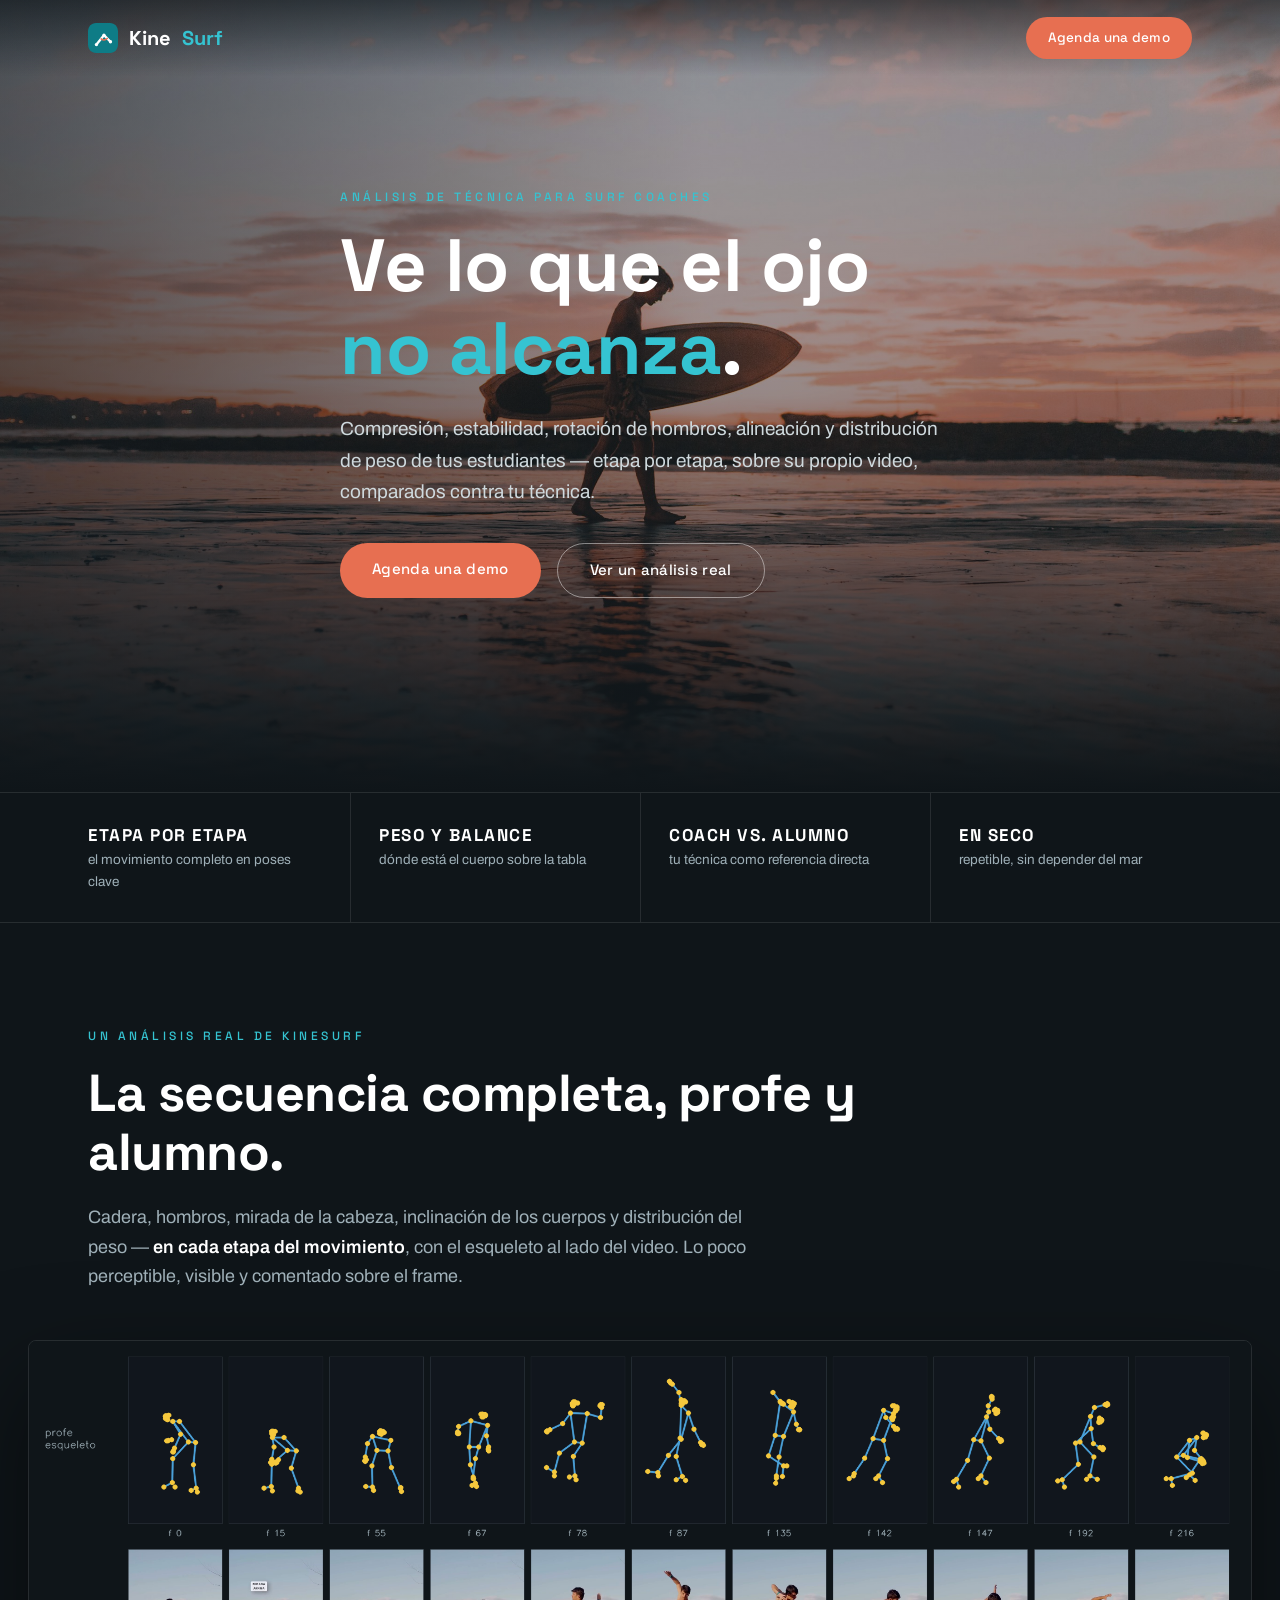
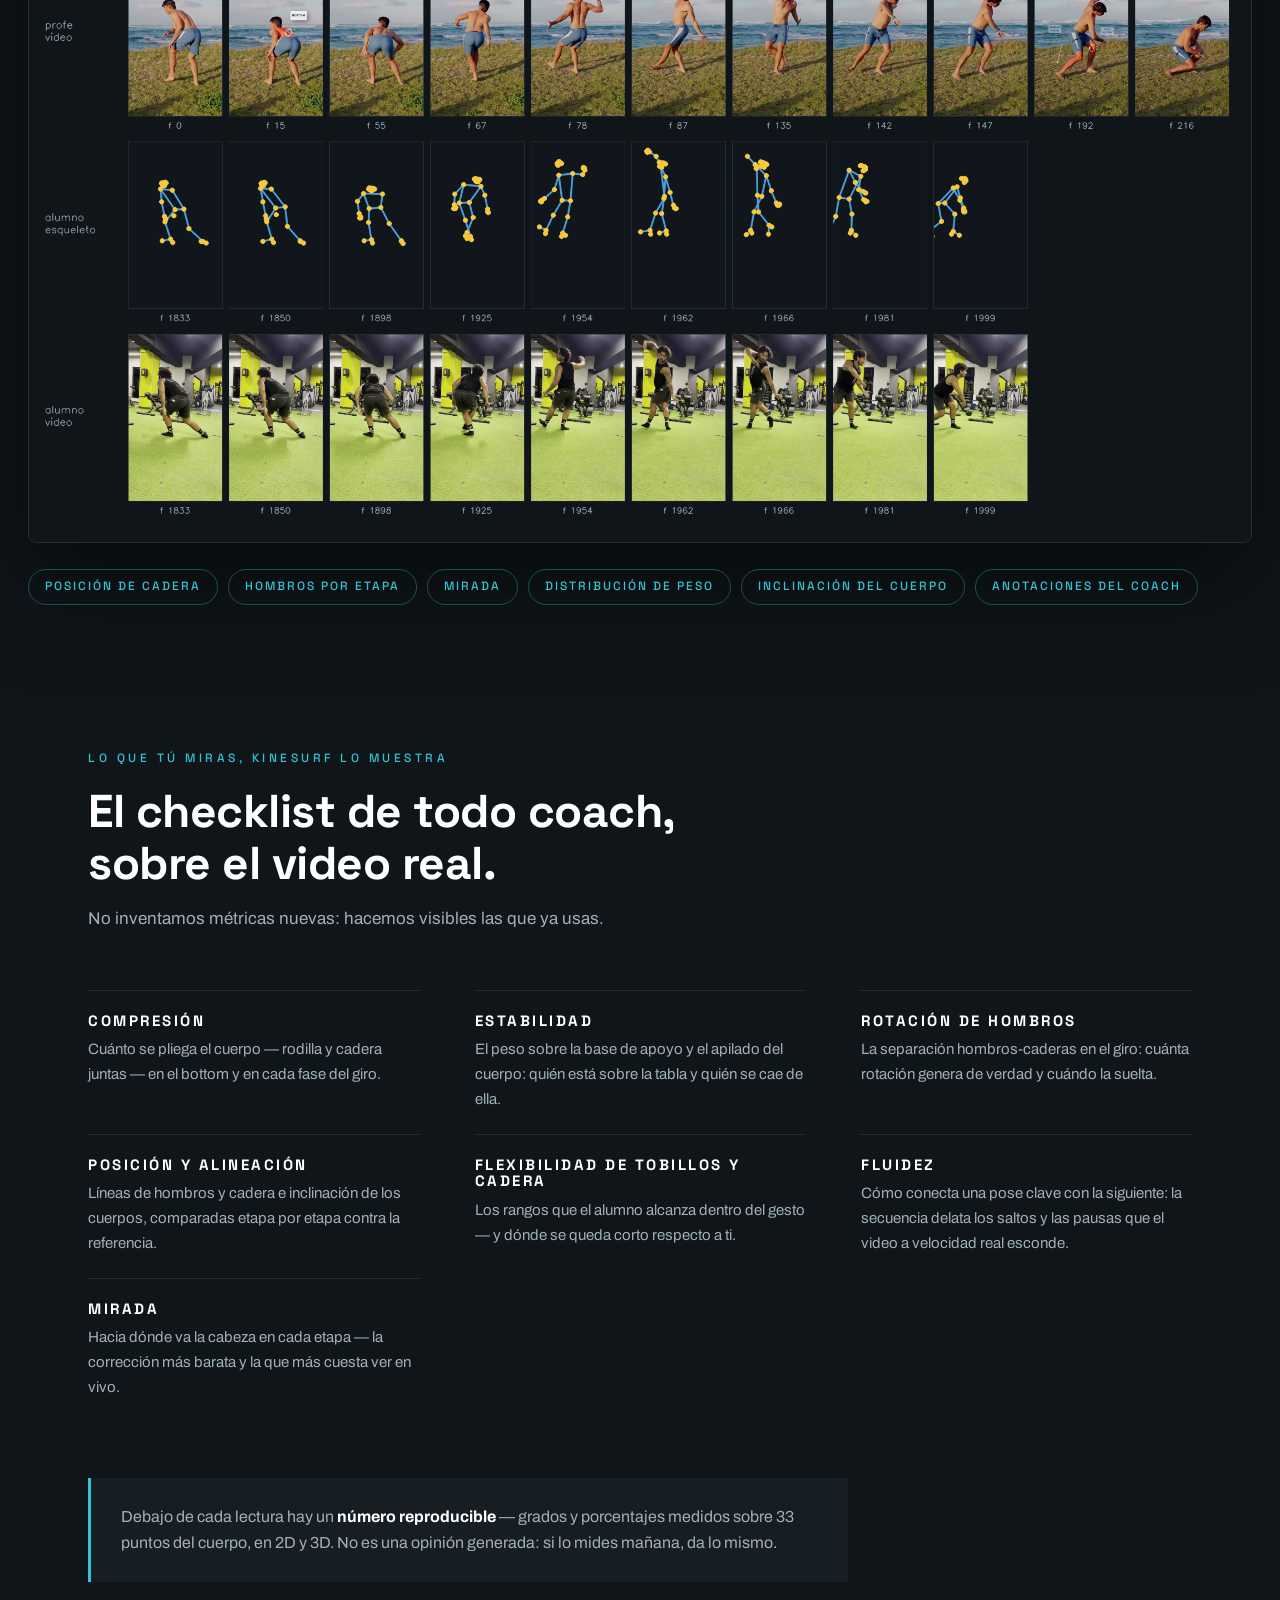
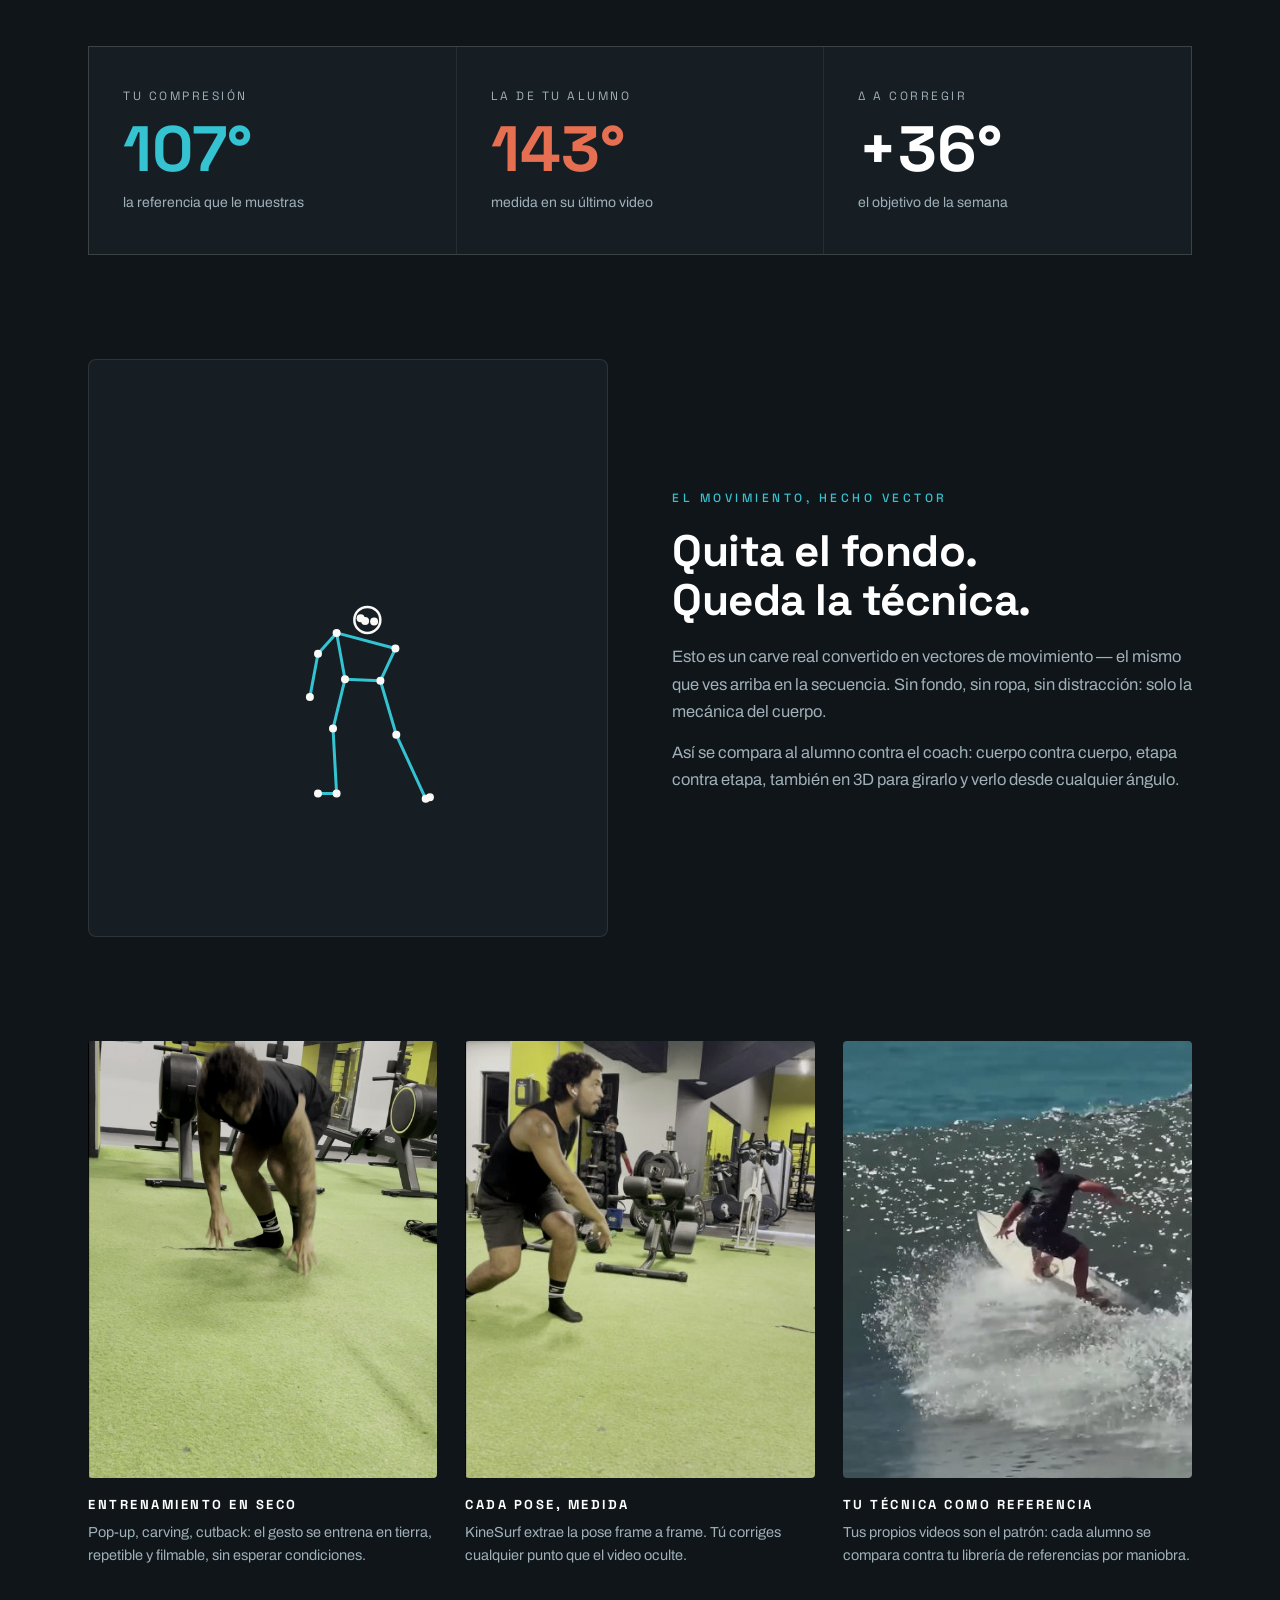
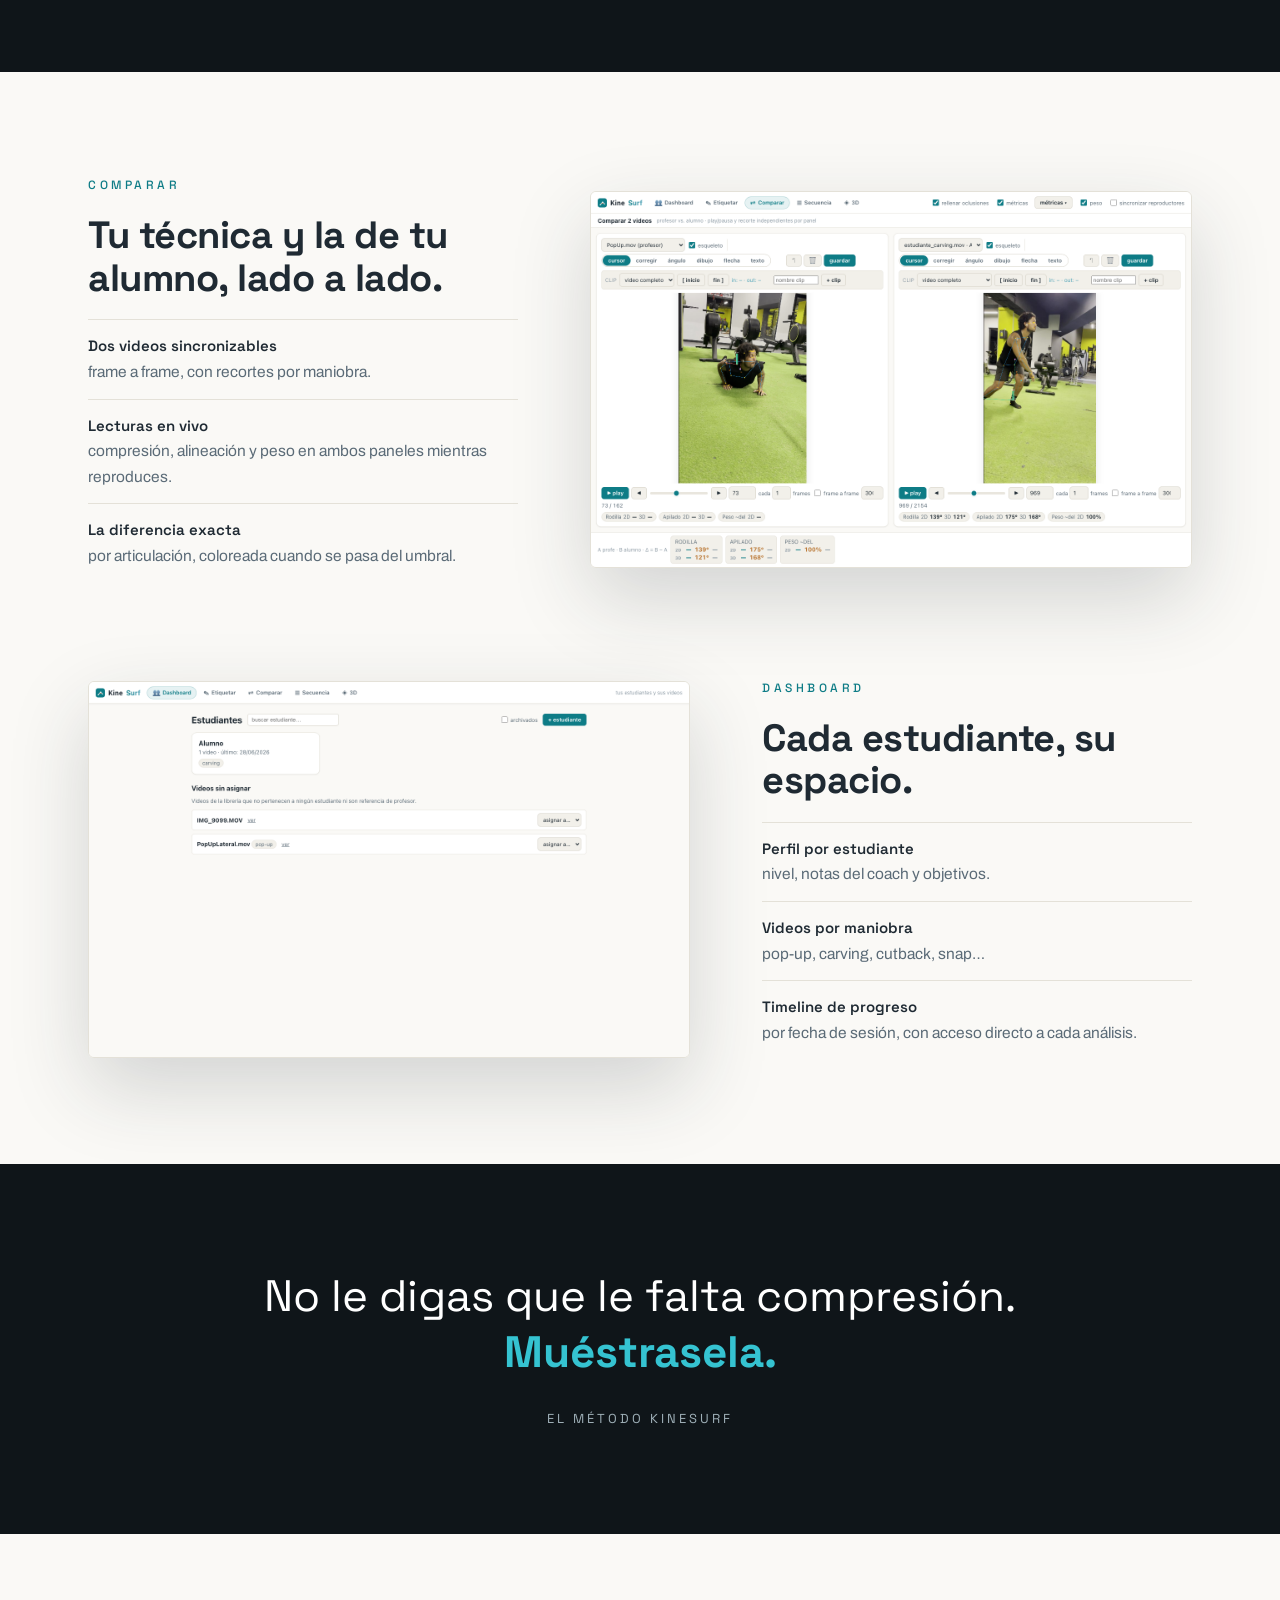
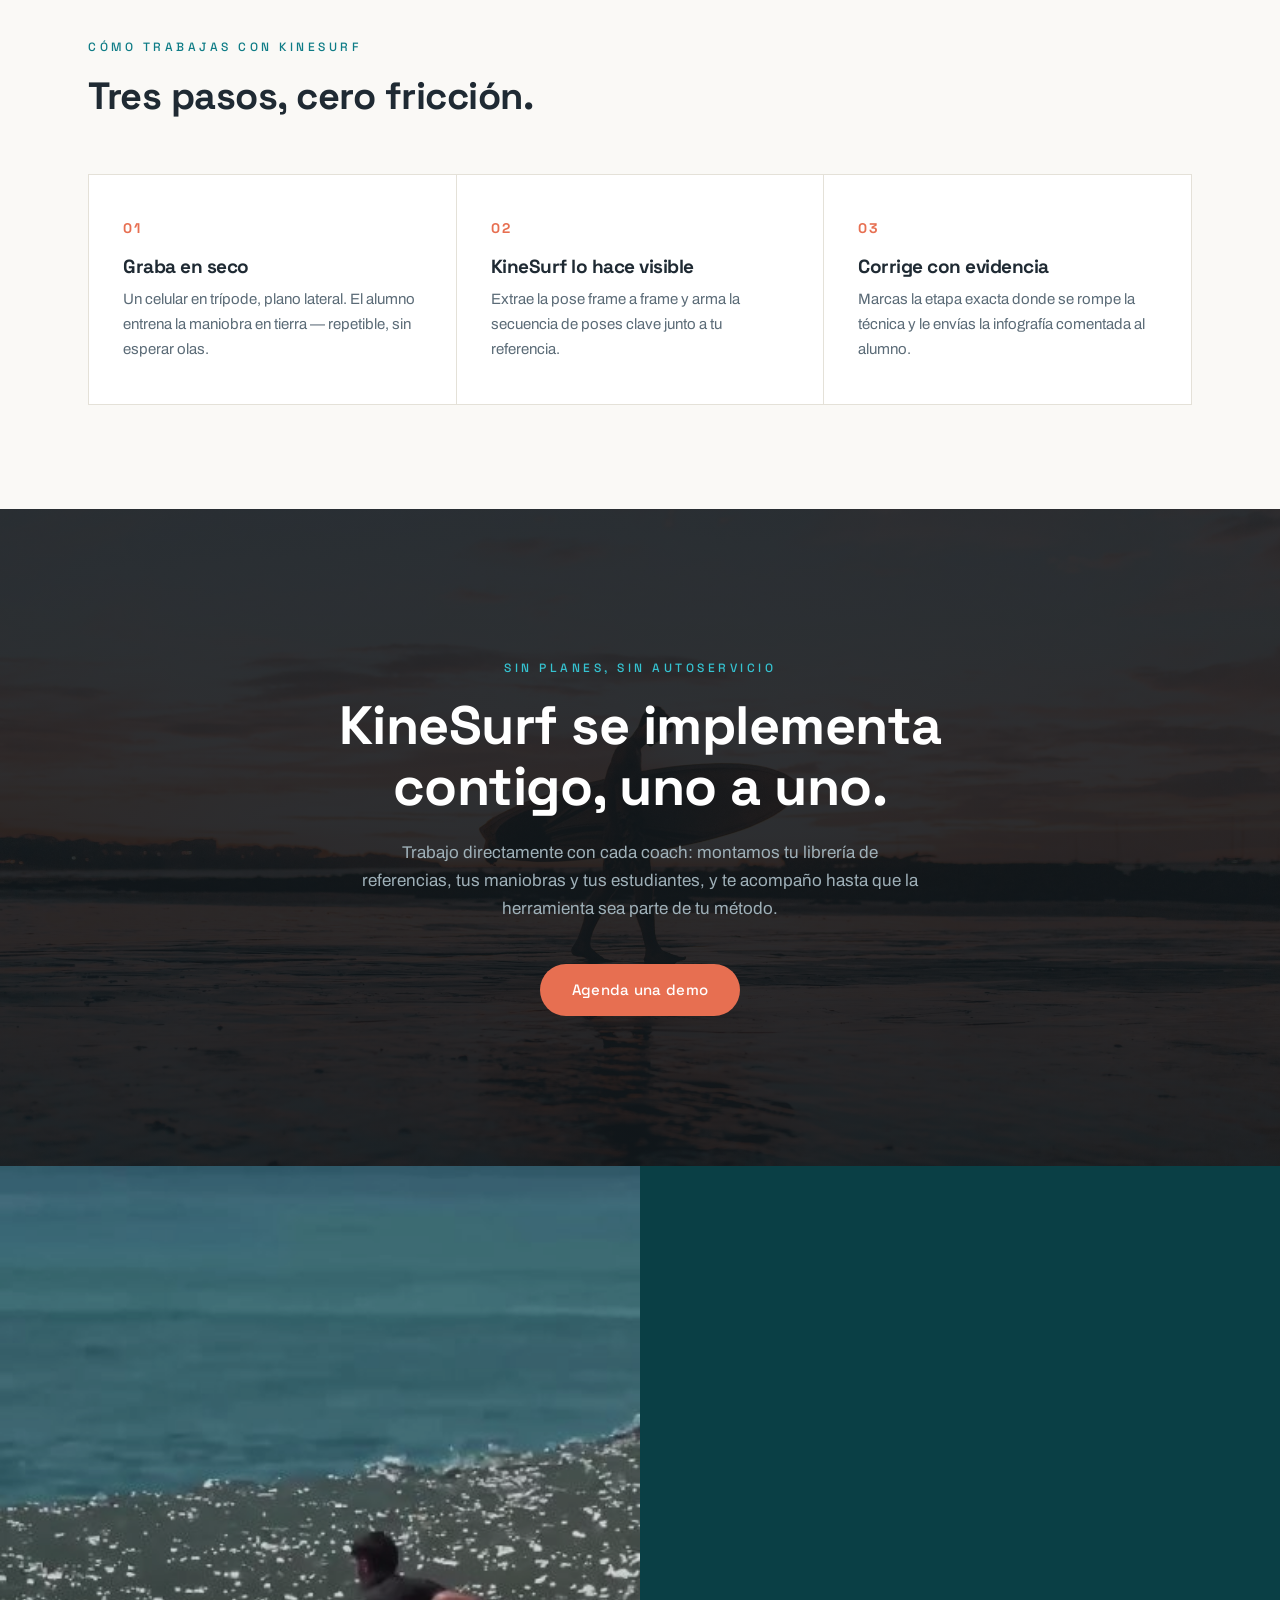
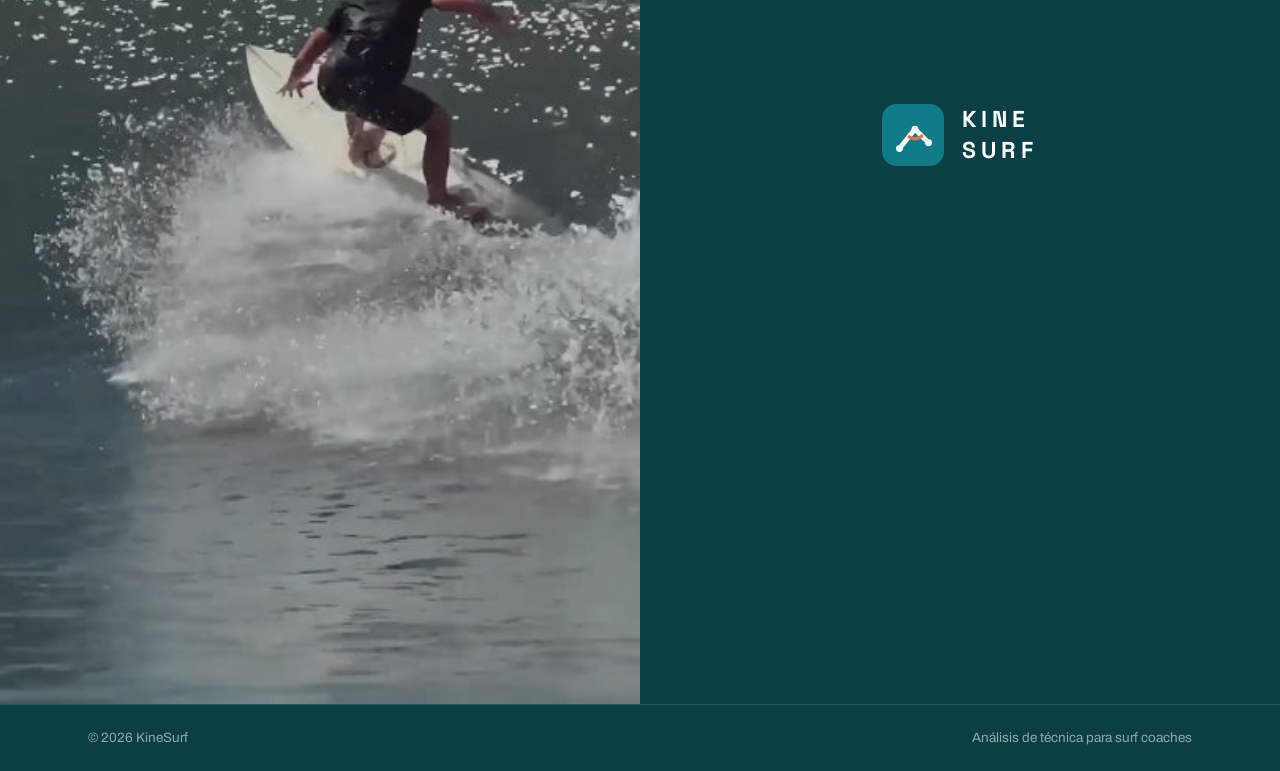
<file: landing/index.html>
<!DOCTYPE html>
<html lang="es">
<head>
  <meta charset="utf-8">
  <meta name="viewport" content="width=device-width, initial-scale=1">
  <title>KineSurf — Análisis de técnica para surf coaches</title>
  <meta name="description" content="KineSurf muestra la compresión, estabilidad, rotación y alineación de tus estudiantes de surf — etapa por etapa, sobre su propio video. Comparados contra tu técnica.">
  <link rel="icon" href="assets/logo.svg" type="image/svg+xml">
  <link rel="preconnect" href="https://fonts.googleapis.com">
  <link rel="preconnect" href="https://fonts.gstatic.com" crossorigin>
  <link href="https://fonts.googleapis.com/css2?family=Space+Grotesk:wght@400;500;700&family=Archivo:wght@400;500;600&display=swap" rel="stylesheet">
  <style>
    :root {
      --ink: #0f1519; --ink-2: #161e24;
      --cream: #faf9f6;
      --border-dark: rgba(255,255,255,.10);
      --border-light: #e4e1d8;
      --text-on-dark: #eef1f2; --muted-on-dark: #9fb0b8;
      --text: #1f2a33; --muted: #5b6b77;
      --teal: #0e7c86; --teal-bright: #35c3d1;
      --coral: #e76f51;
      --head: "Space Grotesk", -apple-system, sans-serif;
      --body: "Archivo", -apple-system, sans-serif;
    }
    * { box-sizing: border-box; margin: 0; }
    html { scroll-behavior: smooth; }
    body { font-family: var(--body); background: var(--ink); color: var(--text-on-dark); line-height: 1.65; }
    .wrap { max-width: 1160px; margin: 0 auto; padding: 0 28px; }
    img { max-width: 100%; display: block; }
    h1, h2, h3 { font-family: var(--head); line-height: 1.12; font-weight: 700; letter-spacing: -.5px; }
    .kicker { font-family: var(--head); font-weight: 500; text-transform: uppercase; letter-spacing: 3.5px; font-size: 12px; color: var(--teal-bright); margin-bottom: 18px; }
    .light .kicker { color: var(--teal); }
    .btn { display: inline-block; font-family: var(--head); font-weight: 500; font-size: 15px; padding: 14px 32px; border-radius: 999px; text-decoration: none; letter-spacing: .3px; transition: all .18s; }
    .btn-solid { background: var(--coral); color: #fff; }
    .btn-solid:hover { background: #d85c3e; transform: translateY(-1px); }
    .btn-line { color: #fff; border: 1px solid rgba(255,255,255,.45); }
    .btn-line:hover { border-color: #fff; background: rgba(255,255,255,.08); }

    /* header */
    header { position: fixed; inset: 0 0 auto; z-index: 20; }
    header .scrim { position: absolute; inset: 0; background: linear-gradient(rgba(10,14,17,.6), transparent); pointer-events: none; }
    .nav { display: flex; align-items: center; height: 76px; position: relative; }
    .brand { display: flex; align-items: center; gap: 11px; font-family: var(--head); font-weight: 700; font-size: 20px; color: #fff; text-decoration: none; }
    .brand img { width: 30px; height: 30px; border-radius: 8px; }
    .brand .accent { color: var(--teal-bright); }
    .nav .grow { flex: 1; }
    .nav .btn { padding: 10px 22px; font-size: 13.5px; }

    /* hero */
    .hero { position: relative; min-height: 88vh; display: flex; align-items: flex-end; overflow: hidden; }
    .hero .bg { position: absolute; inset: 0; }
    .hero .bg img { width: 100%; height: 100%; object-fit: cover; object-position: 50% 62%; }
    .hero .bg::after { content: ""; position: absolute; inset: 0;
      background: linear-gradient(180deg, rgba(15,21,25,.25) 0%, rgba(15,21,25,.45) 55%, var(--ink) 100%),
                  linear-gradient(90deg, rgba(15,21,25,.5) 0%, transparent 55%); }
    .hero .inner { position: relative; padding: 0 0 90px; }
    .hero h1 { font-size: clamp(40px, 6vw, 74px); max-width: 800px; color: #fff; margin-bottom: 22px; }
    .hero h1 em { font-style: normal; color: var(--teal-bright); }
    .hero p { font-size: clamp(16px, 1.8vw, 19px); color: #cfd9dd; max-width: 600px; margin-bottom: 36px; }
    .hero .ctas { display: flex; gap: 16px; flex-wrap: wrap; }

    /* strip */
    .strip { border-top: 1px solid var(--border-dark); border-bottom: 1px solid var(--border-dark); }
    .strip .wrap { display: grid; grid-template-columns: repeat(auto-fit, minmax(200px, 1fr)); padding: 0; }
    .strip .cell { padding: 28px; border-left: 1px solid var(--border-dark); }
    .strip .cell:first-child { border-left: 0; }
    .strip .n { font-family: var(--head); font-weight: 700; font-size: 17px; color: #fff; text-transform: uppercase; letter-spacing: 1.5px; }
    .strip .l { font-size: 13.5px; color: var(--muted-on-dark); }

    section { padding: 104px 0; }

    /* secuencia central */
    .seq h2 { font-size: clamp(30px, 4.4vw, 52px); color: #fff; max-width: 820px; margin-bottom: 22px; }
    .seq .sub { color: var(--muted-on-dark); font-size: 18px; max-width: 680px; margin-bottom: 12px; }
    .seq .sub strong { color: #fff; font-weight: 600; }
    .seq-board { margin-top: 48px; border: 1px solid var(--border-dark); border-radius: 8px; overflow: hidden; box-shadow: 0 40px 100px rgba(0,0,0,.5); }
    .seq-tags { display: flex; gap: 10px; flex-wrap: wrap; margin-top: 26px; }
    .tag { font-family: var(--head); font-size: 12px; font-weight: 500; text-transform: uppercase; letter-spacing: 2px; color: var(--teal-bright); border: 1px solid rgba(53,195,209,.35); border-radius: 999px; padding: 7px 16px; }

    /* lo que miras */
    .looks h2 { font-size: clamp(28px, 4vw, 46px); color: #fff; max-width: 720px; margin-bottom: 16px; }
    .looks .sub { color: var(--muted-on-dark); font-size: 17px; max-width: 620px; }
    .look-grid { display: grid; grid-template-columns: repeat(auto-fit, minmax(300px, 1fr)); gap: 0 56px; margin-top: 56px; }
    .look { padding: 22px 0; border-top: 1px solid var(--border-dark); }
    .look h3 { font-size: 15px; font-weight: 700; text-transform: uppercase; letter-spacing: 2.5px; color: #fff; margin-bottom: 8px; }
    .look p { color: var(--muted-on-dark); font-size: 15px; }
    .proof { margin-top: 56px; padding: 26px 30px; border-left: 3px solid var(--teal-bright); background: var(--ink-2); color: var(--muted-on-dark); font-size: 16px; max-width: 760px; }
    .proof strong { color: #fff; }

    /* deltas */
    .deltas { display: grid; grid-template-columns: repeat(3, 1fr); gap: 1px; background: var(--border-dark); border: 1px solid var(--border-dark); margin-top: 64px; }
    @media (max-width: 680px) { .deltas { grid-template-columns: 1fr; } }
    .delta { background: var(--ink-2); padding: 40px 34px; }
    .delta .who { font-family: var(--head); font-size: 12px; text-transform: uppercase; letter-spacing: 2.5px; color: var(--muted-on-dark); margin-bottom: 10px; }
    .delta .val { font-family: var(--head); font-weight: 700; font-size: clamp(46px, 5vw, 64px); color: #fff; line-height: 1; }
    .delta.teal .val { color: var(--teal-bright); }
    .delta.coral .val { color: var(--coral); }
    .delta .lbl { color: var(--muted-on-dark); font-size: 14px; margin-top: 10px; }

    /* vector vivo */
    .vector-split { display: grid; grid-template-columns: 1fr 1fr; gap: 64px; align-items: center; }
    @media (max-width: 820px) { .vector-split { grid-template-columns: 1fr; } }
    .vector-card { background: var(--ink-2); border: 1px solid var(--border-dark); border-radius: 8px; display: flex; align-items: center; justify-content: center; padding: 28px; }
    .vector-card canvas { display: block; }
    .vector-split h2 { font-size: clamp(28px, 3.8vw, 44px); color: #fff; margin-bottom: 18px; }
    .vector-split p { color: var(--muted-on-dark); font-size: 16.5px; margin-bottom: 14px; }

    /* photo cards */
    .photos { display: grid; grid-template-columns: repeat(3, 1fr); gap: 28px; }
    @media (max-width: 780px) { .photos { grid-template-columns: 1fr; } }
    .photo .im { aspect-ratio: 4 / 5; overflow: hidden; border-radius: 4px; }
    .photo .im img { width: 100%; height: 100%; object-fit: cover; filter: saturate(.72) contrast(1.05) brightness(.92); transition: transform .5s; }
    .photo:hover .im img { transform: scale(1.04); }
    .photo h3 { font-size: 13px; font-weight: 700; text-transform: uppercase; letter-spacing: 2.5px; color: #fff; margin: 20px 0 8px; }
    .photo p { color: var(--muted-on-dark); font-size: 14.5px; }

    /* light product */
    .light { background: var(--cream); color: var(--text); }
    .light h2 { color: var(--text); }
    .split { display: grid; grid-template-columns: 5fr 7fr; gap: 72px; align-items: center; }
    .split.rev { grid-template-columns: 7fr 5fr; }
    @media (max-width: 880px) { .split, .split.rev { grid-template-columns: 1fr; gap: 40px; } .split.rev .txt { order: -1; } }
    .split h2 { font-size: clamp(26px, 3.4vw, 38px); margin-bottom: 20px; }
    .split ul { list-style: none; padding: 0; margin-top: 8px; }
    .split li { padding: 14px 0; color: var(--muted); font-size: 15.5px; border-top: 1px solid var(--border-light); }
    .split li strong { color: var(--text); font-weight: 600; display: block; font-family: var(--head); font-size: 15px; }
    .shot { border-radius: 6px; overflow: hidden; box-shadow: 0 30px 80px rgba(31,42,51,.18); border: 1px solid var(--border-light); }
    .gap-top { margin-top: 96px; }

    /* quote */
    .quote { text-align: center; }
    .quote blockquote { font-family: var(--head); font-weight: 400; font-size: clamp(26px, 4vw, 44px); line-height: 1.28; color: #fff; max-width: 860px; margin: 0 auto; }
    .quote blockquote strong { font-weight: 700; color: var(--teal-bright); }
    .quote .who { margin-top: 28px; color: var(--muted-on-dark); font-size: 13px; text-transform: uppercase; letter-spacing: 3px; font-family: var(--head); }

    /* steps */
    .steps { display: grid; grid-template-columns: repeat(3, 1fr); gap: 1px; background: var(--border-light); border: 1px solid var(--border-light); margin-top: 56px; }
    @media (max-width: 780px) { .steps { grid-template-columns: 1fr; } }
    .step { background: #fff; padding: 42px 34px; }
    .step .num { font-family: var(--head); font-weight: 700; font-size: 14px; color: var(--coral); margin-bottom: 16px; letter-spacing: 2px; }
    .step h3 { font-size: 19px; margin-bottom: 10px; }
    .step p { color: var(--muted); font-size: 15px; }

    /* final */
    .final { position: relative; overflow: hidden; padding: 150px 0; }
    .final .bg { position: absolute; inset: 0; }
    .final .bg img { width: 100%; height: 100%; object-fit: cover; object-position: 50% 55%; }
    .final .bg::after { content: ""; position: absolute; inset: 0; background: linear-gradient(rgba(15,21,25,.85), rgba(15,21,25,.9)); }
    .final .inner { position: relative; text-align: center; }
    .final h2 { font-size: clamp(30px, 4.6vw, 54px); color: #fff; max-width: 720px; margin: 0 auto 22px; }
    .final p { color: var(--muted-on-dark); max-width: 560px; margin: 0 auto 40px; font-size: 17px; }

    /* footer */
    footer { background: #0a3f45; }
    .foot-grid { display: grid; grid-template-columns: 1fr 1fr; min-height: 240px; }
    @media (max-width: 680px) { .foot-grid { grid-template-columns: 1fr; } }
    .foot-photo { overflow: hidden; }
    .foot-photo img { width: 100%; height: 100%; object-fit: cover; filter: saturate(.7) brightness(.85); }
    .foot-brand { display: flex; align-items: center; justify-content: center; gap: 18px; padding: 48px 28px; }
    .foot-brand img { width: 62px; height: 62px; border-radius: 14px; }
    .foot-brand .name { font-family: var(--head); font-weight: 700; font-size: 23px; color: #fff; letter-spacing: 5px; text-transform: uppercase; line-height: 1.35; }
    .foot-bar { border-top: 1px solid rgba(255,255,255,.12); padding: 22px 0; }
    .foot-bar .wrap { display: flex; gap: 16px; color: rgba(255,255,255,.55); font-size: 13.5px; }
    .foot-bar .grow { flex: 1; }
  </style>
</head>
<body>

<header>
  <div class="scrim"></div>
  <div class="wrap nav">
    <a class="brand" href="#"><img src="assets/logo.svg" alt=""> Kine<span class="accent">Surf</span></a>
    <span class="grow"></span>
    <a class="btn btn-solid" href="#contacto">Agenda una demo</a>
  </div>
</header>

<section class="hero">
  <div class="bg"><img src="assets/hero-surf.jpg" alt="Surfista caminando con su tabla al atardecer"></div>
  <div class="wrap inner">
    <div class="kicker">Análisis de técnica para surf coaches</div>
    <h1>Ve lo que el ojo<br><em>no alcanza</em>.</h1>
    <p>Compresión, estabilidad, rotación de hombros, alineación y distribución de peso de tus
    estudiantes — etapa por etapa, sobre su propio video, comparados contra tu técnica.</p>
    <div class="ctas">
      <a class="btn btn-solid" href="#contacto">Agenda una demo</a>
      <a class="btn btn-line" href="#secuencia">Ver un análisis real</a>
    </div>
  </div>
</section>

<div class="strip">
  <div class="wrap">
    <div class="cell"><div class="n">Etapa por etapa</div><div class="l">el movimiento completo en poses clave</div></div>
    <div class="cell"><div class="n">Peso y balance</div><div class="l">dónde está el cuerpo sobre la tabla</div></div>
    <div class="cell"><div class="n">Coach vs. alumno</div><div class="l">tu técnica como referencia directa</div></div>
    <div class="cell"><div class="n">En seco</div><div class="l">repetible, sin depender del mar</div></div>
  </div>
</div>

<section class="seq" id="secuencia">
  <div class="wrap">
    <div class="kicker">Un análisis real de KineSurf</div>
    <h2>La secuencia completa, profe y alumno.</h2>
    <p class="sub">Cadera, hombros, mirada de la cabeza, inclinación de los cuerpos y distribución
    del peso — <strong>en cada etapa del movimiento</strong>, con el esqueleto al lado del video.
    Lo poco perceptible, visible y comentado sobre el frame.</p>
  </div>
  <div class="wrap" style="max-width:1400px">
    <div class="seq-board"><img src="assets/demo-secuencia-full.png" alt="Secuencia de carving: esqueleto y video del coach comparados con los del alumno, etapa por etapa"></div>
    <div class="seq-tags">
      <span class="tag">Posición de cadera</span><span class="tag">Hombros por etapa</span>
      <span class="tag">Mirada</span><span class="tag">Distribución de peso</span>
      <span class="tag">Inclinación del cuerpo</span><span class="tag">Anotaciones del coach</span>
    </div>
  </div>
</section>

<section class="looks" style="padding-top:40px">
  <div class="wrap">
    <div class="kicker">Lo que tú miras, KineSurf lo muestra</div>
    <h2>El checklist de todo coach, sobre el video real.</h2>
    <p class="sub">No inventamos métricas nuevas: hacemos visibles las que ya usas.</p>
    <div class="look-grid">
      <div class="look"><h3>Compresión</h3><p>Cuánto se pliega el cuerpo — rodilla y cadera juntas — en el bottom y en cada fase del giro.</p></div>
      <div class="look"><h3>Estabilidad</h3><p>El peso sobre la base de apoyo y el apilado del cuerpo: quién está sobre la tabla y quién se cae de ella.</p></div>
      <div class="look"><h3>Rotación de hombros</h3><p>La separación hombros-caderas en el giro: cuánta rotación genera de verdad y cuándo la suelta.</p></div>
      <div class="look"><h3>Posición y alineación</h3><p>Líneas de hombros y cadera e inclinación de los cuerpos, comparadas etapa por etapa contra la referencia.</p></div>
      <div class="look"><h3>Flexibilidad de tobillos y cadera</h3><p>Los rangos que el alumno alcanza dentro del gesto — y dónde se queda corto respecto a ti.</p></div>
      <div class="look"><h3>Fluidez</h3><p>Cómo conecta una pose clave con la siguiente: la secuencia delata los saltos y las pausas que el video a velocidad real esconde.</p></div>
      <div class="look"><h3>Mirada</h3><p>Hacia dónde va la cabeza en cada etapa — la corrección más barata y la que más cuesta ver en vivo.</p></div>
    </div>
    <div class="proof">Debajo de cada lectura hay un <strong>número reproducible</strong> — grados y
    porcentajes medidos sobre 33 puntos del cuerpo, en 2D y 3D. No es una opinión generada:
    si lo mides mañana, da lo mismo.</div>

    <div class="deltas">
      <div class="delta teal"><div class="who">Tu compresión</div><div class="val">107°</div><div class="lbl">la referencia que le muestras</div></div>
      <div class="delta coral"><div class="who">La de tu alumno</div><div class="val">143°</div><div class="lbl">medida en su último video</div></div>
      <div class="delta"><div class="who">Δ a corregir</div><div class="val">+36°</div><div class="lbl">el objetivo de la semana</div></div>
    </div>
  </div>
</section>

<section style="padding-top:0">
  <div class="wrap vector-split">
    <div class="vector-card"><canvas id="vectorCanvas" width="300" height="520" aria-label="Esqueleto del carving en movimiento"></canvas></div>
    <div>
      <div class="kicker">El movimiento, hecho vector</div>
      <h2>Quita el fondo.<br>Queda la técnica.</h2>
      <p>Esto es un carve real convertido en vectores de movimiento — el mismo que ves arriba
      en la secuencia. Sin fondo, sin ropa, sin distracción: solo la mecánica del cuerpo.</p>
      <p>Así se compara al alumno contra el coach: cuerpo contra cuerpo, etapa contra etapa,
      también en 3D para girarlo y verlo desde cualquier ángulo.</p>
    </div>
  </div>
</section>

<section style="padding-top:0">
  <div class="wrap photos">
    <div class="photo">
      <div class="im"><img src="assets/photo-popup.jpg" alt="Pop-up en tierra"></div>
      <h3>Entrenamiento en seco</h3>
      <p>Pop-up, carving, cutback: el gesto se entrena en tierra, repetible y filmable, sin esperar condiciones.</p>
    </div>
    <div class="photo">
      <div class="im"><img src="assets/photo-stance.jpg" alt="Stance medido"></div>
      <h3>Cada pose, medida</h3>
      <p>KineSurf extrae la pose frame a frame. Tú corriges cualquier punto que el video oculte.</p>
    </div>
    <div class="photo">
      <div class="im"><img src="assets/photo-profe.jpg" alt="Referencia del coach"></div>
      <h3>Tu técnica como referencia</h3>
      <p>Tus propios videos son el patrón: cada alumno se compara contra tu librería de referencias por maniobra.</p>
    </div>
  </div>
</section>

<section class="light">
  <div class="wrap">
    <div class="split">
      <div class="txt">
        <div class="kicker">Comparar</div>
        <h2>Tu técnica y la de tu alumno, lado a lado.</h2>
        <ul>
          <li><strong>Dos videos sincronizables</strong>frame a frame, con recortes por maniobra.</li>
          <li><strong>Lecturas en vivo</strong>compresión, alineación y peso en ambos paneles mientras reproduces.</li>
          <li><strong>La diferencia exacta</strong>por articulación, coloreada cuando se pasa del umbral.</li>
        </ul>
      </div>
      <div class="shot"><img src="assets/demo-compare.png" alt="Vista Comparar de KineSurf"></div>
    </div>

    <div class="split rev gap-top">
      <div class="shot"><img src="assets/demo-dashboard.png" alt="Dashboard de estudiantes de KineSurf"></div>
      <div class="txt">
        <div class="kicker">Dashboard</div>
        <h2>Cada estudiante, su espacio.</h2>
        <ul>
          <li><strong>Perfil por estudiante</strong>nivel, notas del coach y objetivos.</li>
          <li><strong>Videos por maniobra</strong>pop-up, carving, cutback, snap…</li>
          <li><strong>Timeline de progreso</strong>por fecha de sesión, con acceso directo a cada análisis.</li>
        </ul>
      </div>
    </div>
  </div>
</section>

<section class="quote">
  <div class="wrap">
    <blockquote>No le digas que le falta compresión.<br><strong>Muéstrasela.</strong></blockquote>
    <div class="who">El método KineSurf</div>
  </div>
</section>

<section class="light" id="como">
  <div class="wrap">
    <div class="kicker">Cómo trabajas con KineSurf</div>
    <h2 style="font-size:clamp(26px,3.4vw,38px)">Tres pasos, cero fricción.</h2>
    <div class="steps">
      <div class="step"><div class="num">01</div><h3>Graba en seco</h3><p>Un celular en trípode, plano lateral. El alumno entrena la maniobra en tierra — repetible, sin esperar olas.</p></div>
      <div class="step"><div class="num">02</div><h3>KineSurf lo hace visible</h3><p>Extrae la pose frame a frame y arma la secuencia de poses clave junto a tu referencia.</p></div>
      <div class="step"><div class="num">03</div><h3>Corrige con evidencia</h3><p>Marcas la etapa exacta donde se rompe la técnica y le envías la infografía comentada al alumno.</p></div>
    </div>
  </div>
</section>

<section class="final" id="contacto">
  <div class="bg"><img src="assets/hero-surf.jpg" alt=""></div>
  <div class="wrap inner">
    <div class="kicker">Sin planes, sin autoservicio</div>
    <h2>KineSurf se implementa contigo, uno a uno.</h2>
    <p>Trabajo directamente con cada coach: montamos tu librería de referencias, tus maniobras y
    tus estudiantes, y te acompaño hasta que la herramienta sea parte de tu método.</p>
    <a class="btn btn-solid" href="mailto:jdpf1803@gmail.com?subject=Demo%20KineSurf">Agenda una demo</a>
  </div>
</section>

<footer>
  <div class="foot-grid">
    <div class="foot-photo"><img src="assets/photo-profe.jpg" alt=""></div>
    <div class="foot-brand">
      <img src="assets/logo.svg" alt="">
      <div class="name">Kine<br>Surf</div>
    </div>
  </div>
  <div class="foot-bar">
    <div class="wrap">
      <span>© 2026 KineSurf</span>
      <span class="grow"></span>
      <span>Análisis de técnica para surf coaches</span>
    </div>
  </div>
</footer>

<script>
// Esqueleto vivo: reproduce en loop los vectores reales del carve del coach.
(async () => {
  const cv = document.getElementById("vectorCanvas");
  const ctx = cv.getContext("2d");
  let data;
  try {
    data = await (await fetch("assets/vector-demo.json")).json();
  } catch (_) { cv.parentElement.style.display = "none"; return; }
  const BONES = [[11,13],[13,15],[12,14],[14,16],[11,12],[23,24],[11,23],[12,24],
                 [23,25],[25,27],[24,26],[26,28],[27,31],[28,32]];
  const W = cv.width, H = cv.height, MS = 1000 / (data.fps || 15);
  let fi = 0, last = 0;
  function draw(pts) {
    ctx.clearRect(0, 0, W, H);
    const P = (i) => pts[i] ? [pts[i][0] * W, pts[i][1] * H] : null;
    ctx.lineWidth = 3; ctx.lineCap = "round"; ctx.strokeStyle = "#35c3d1";
    for (const [a, b] of BONES) {
      const pa = P(a), pb = P(b);
      if (!pa || !pb) continue;
      ctx.beginPath(); ctx.moveTo(pa[0], pa[1]); ctx.lineTo(pb[0], pb[1]); ctx.stroke();
    }
    ctx.fillStyle = "#faf9f6";
    for (const i in pts) {
      const p = P(+i);
      ctx.beginPath(); ctx.arc(p[0], p[1], 4, 0, 7); ctx.fill();
    }
    // cabeza: punto medio de orejas (7,8)
    const e1 = P(7), e2 = P(8);
    if (e1 && e2) {
      ctx.beginPath(); ctx.arc((e1[0]+e2[0])/2, (e1[1]+e2[1])/2, 13, 0, 7);
      ctx.strokeStyle = "#faf9f6"; ctx.lineWidth = 2.5; ctx.stroke();
    }
  }
  function tick(t) {
    if (t - last >= MS) { draw(data.frames[fi]); fi = (fi + 1) % data.frames.length; last = t; }
    requestAnimationFrame(tick);
  }
  requestAnimationFrame(tick);
})();
</script>

</body>
</html>
</file>
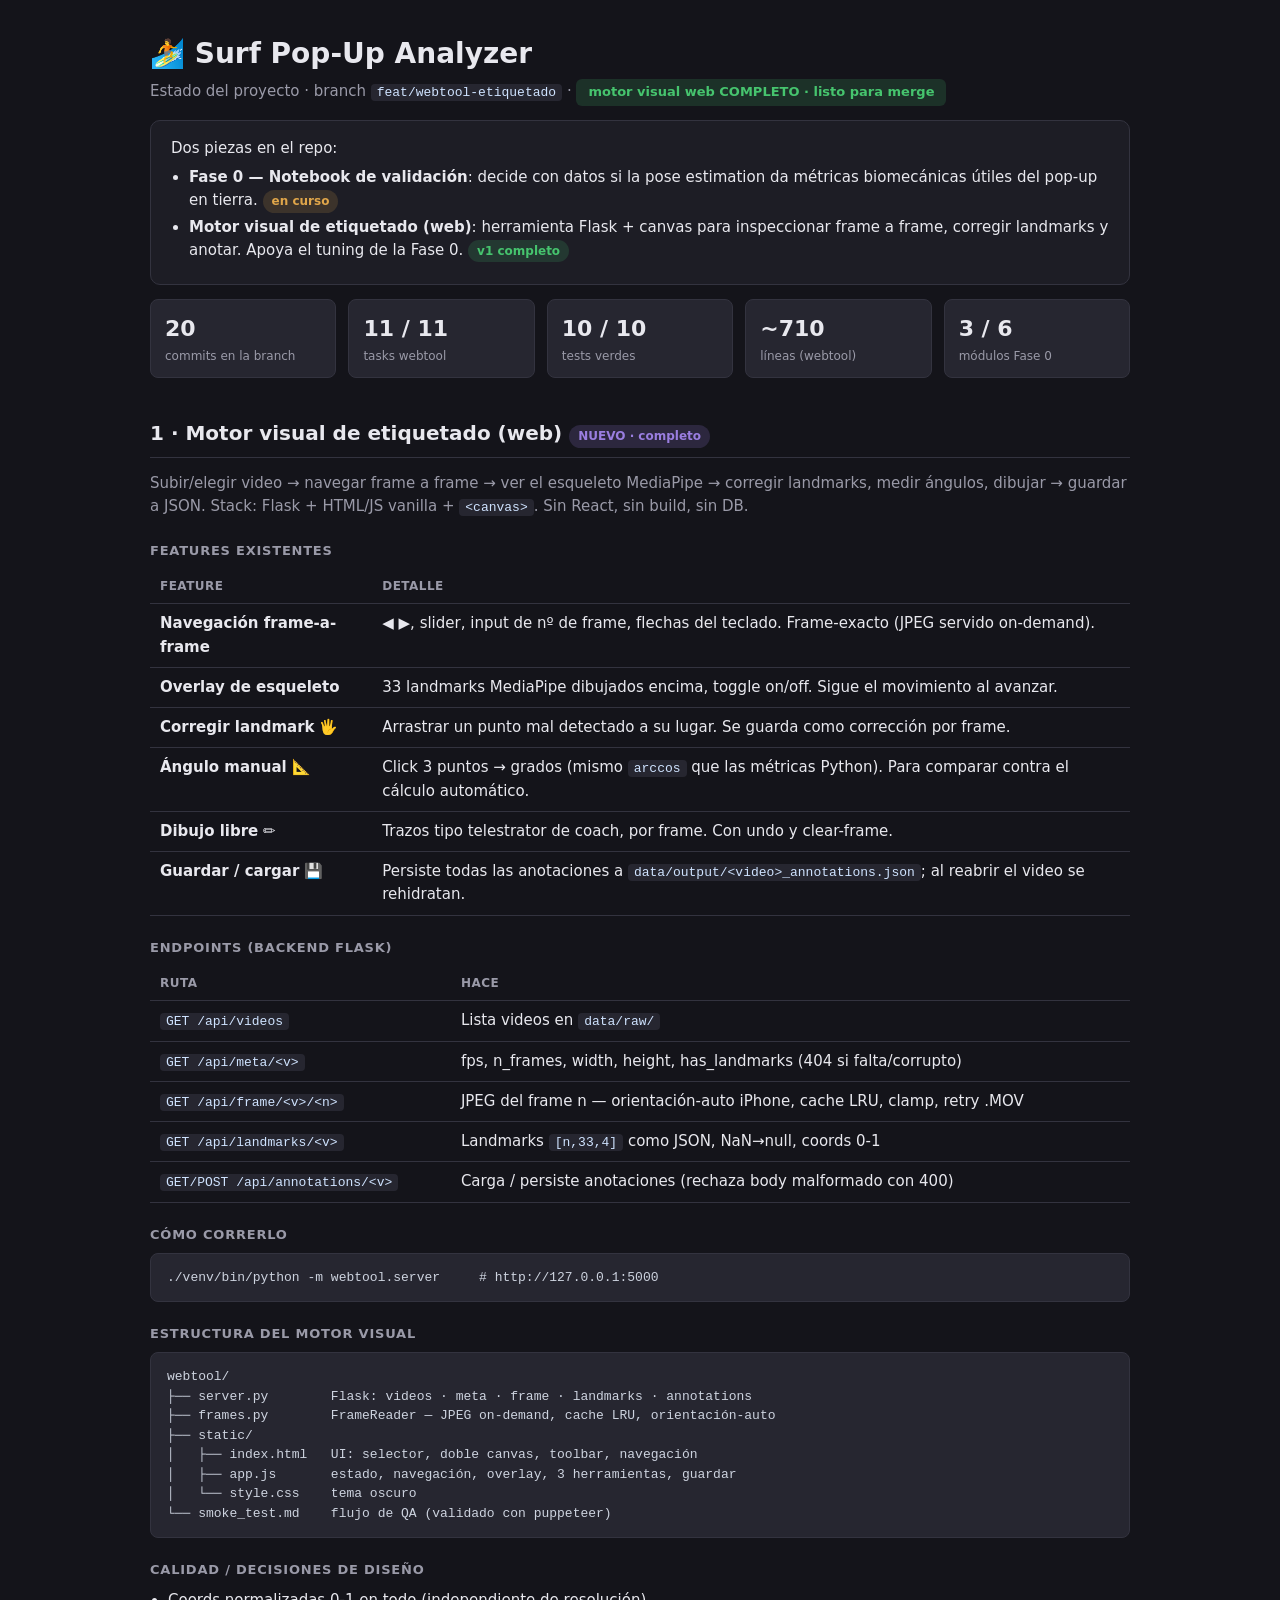
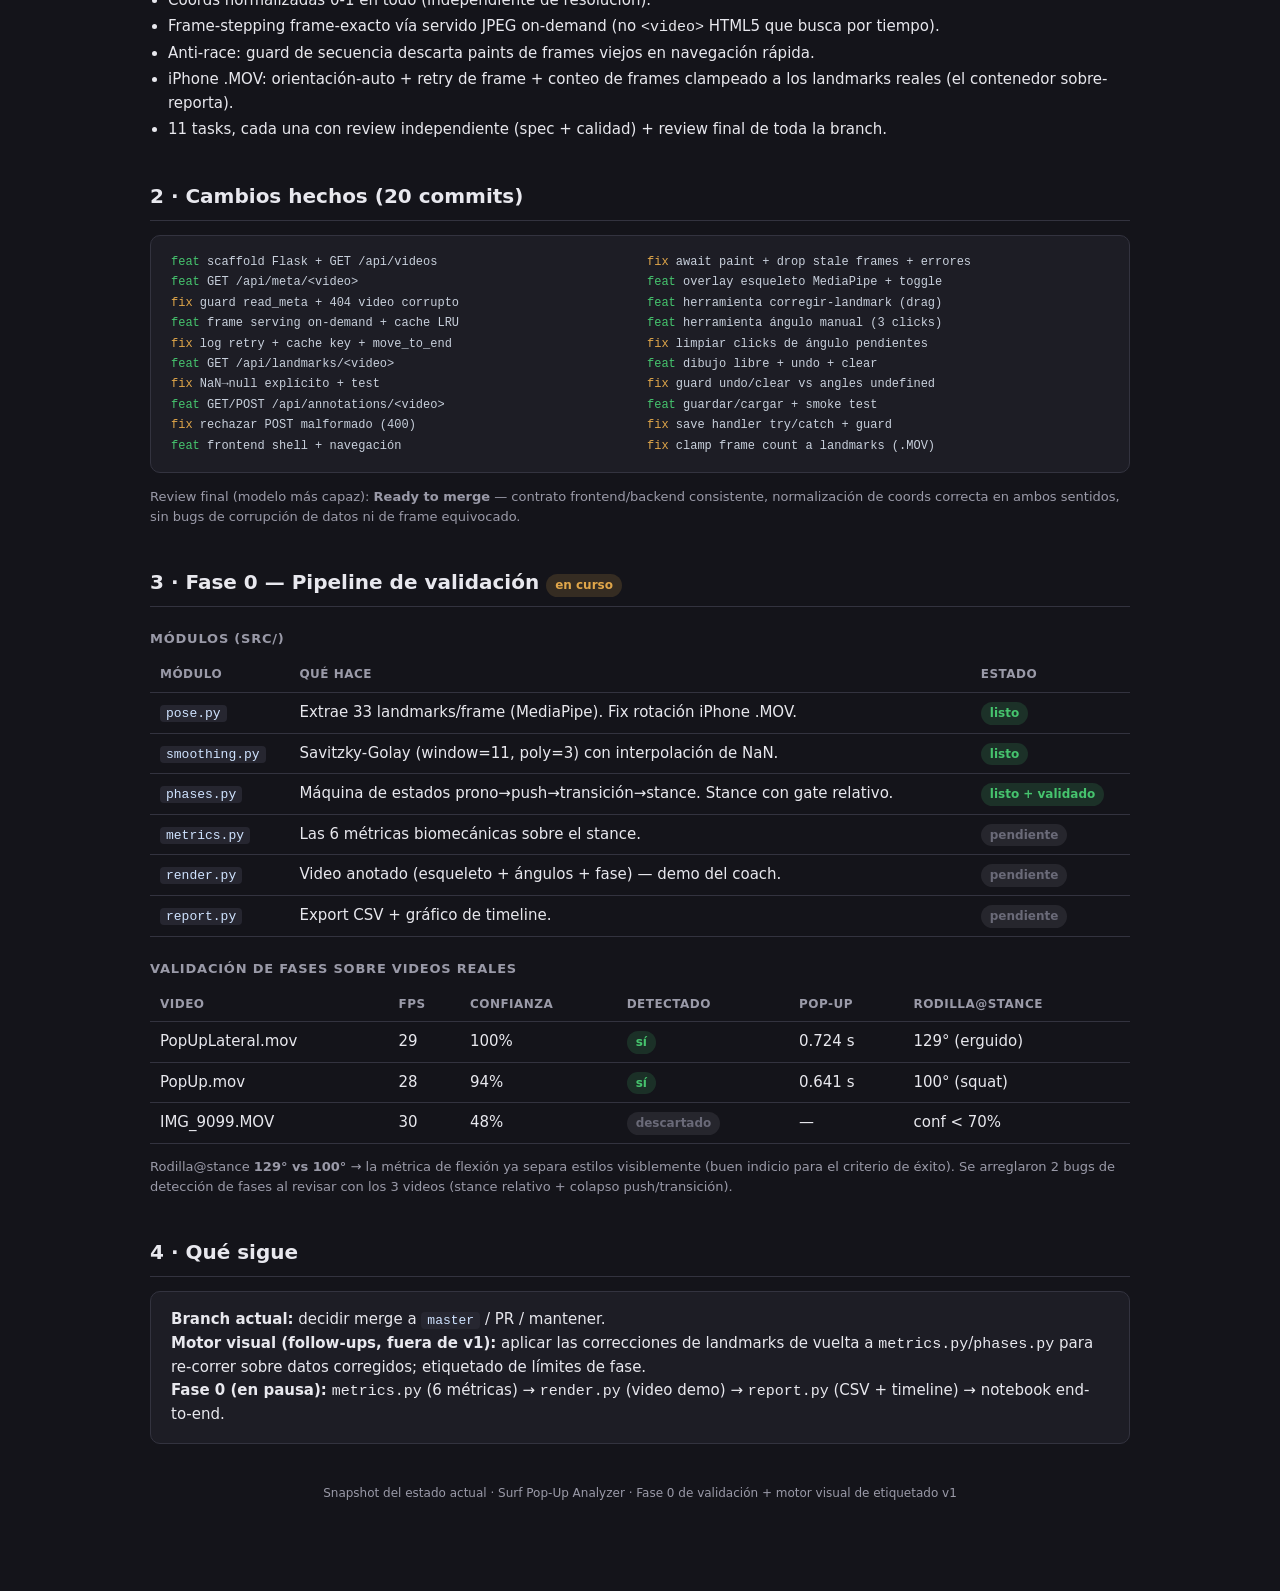
<file: docs/resumen-app.html>
<!DOCTYPE html>
<html lang="es">
<head>
<meta charset="utf-8">
<meta name="viewport" content="width=device-width, initial-scale=1">
<title>Surf Pop-Up Analyzer — Estado del proyecto</title>
<style>
  :root{
    --bg:#14141a; --panel:#1d1d25; --panel2:#262630; --line:#33333f;
    --txt:#e8e8ee; --dim:#9a9aa8; --accent:#4a90d9; --green:#46c46e;
    --amber:#e0a64a; --gray:#6a6a78; --red:#e06a6a; --purple:#9a7ee0;
  }
  *{box-sizing:border-box}
  body{margin:0;background:var(--bg);color:var(--txt);
    font:15px/1.55 system-ui,-apple-system,Segoe UI,sans-serif}
  .wrap{max-width:1020px;margin:0 auto;padding:32px 20px 80px}
  h1{font-size:28px;margin:0 0 4px}
  h2{font-size:20px;margin:40px 0 14px;padding-bottom:8px;border-bottom:1px solid var(--line)}
  h3{font-size:13px;margin:22px 0 8px;color:var(--dim);text-transform:uppercase;letter-spacing:.06em}
  .sub{color:var(--dim);margin:0 0 8px}
  .panel{background:var(--panel);border:1px solid var(--line);border-radius:10px;padding:16px 20px;margin:14px 0}
  table{width:100%;border-collapse:collapse;margin:8px 0}
  th,td{text-align:left;padding:8px 10px;border-bottom:1px solid var(--line);vertical-align:top}
  th{color:var(--dim);font-weight:600;font-size:12px;text-transform:uppercase;letter-spacing:.04em}
  td code,code.inline{background:var(--panel2);padding:1px 6px;border-radius:4px;font-size:13px;color:#cfe3ff}
  .pill{display:inline-block;padding:2px 9px;border-radius:20px;font-size:12px;font-weight:600;white-space:nowrap}
  .ok{background:rgba(70,196,110,.16);color:var(--green)}
  .wip{background:rgba(224,166,74,.16);color:var(--amber)}
  .todo{background:rgba(120,120,135,.18);color:var(--gray)}
  .new{background:rgba(154,126,224,.18);color:var(--purple)}
  .metric{display:flex;gap:12px;flex-wrap:wrap;margin:12px 0}
  .card{flex:1;min-width:120px;background:var(--panel2);border:1px solid var(--line);border-radius:8px;padding:12px 14px}
  .card .big{font-size:22px;font-weight:700}
  .card .lbl{color:var(--dim);font-size:12px}
  .bar{height:8px;background:var(--panel2);border-radius:6px;overflow:hidden;margin:6px 0 2px}
  .bar > span{display:block;height:100%;background:linear-gradient(90deg,var(--accent),var(--green))}
  ul{margin:6px 0 6px 18px;padding:0}
  li{margin:3px 0}
  .muted{color:var(--dim);font-size:13px}
  .tree{font:13px/1.5 ui-monospace,SFMono-Regular,Menlo,monospace;background:var(--panel2);
    border:1px solid var(--line);border-radius:8px;padding:14px 16px;white-space:pre;overflow-x:auto;color:#cdd3df}
  .foot{margin-top:40px;color:var(--dim);font-size:12px;text-align:center}
  .grid2{display:grid;grid-template-columns:1fr 1fr;gap:14px}
  @media(max-width:680px){.grid2{grid-template-columns:1fr}}
  .commit{font:12px/1.7 ui-monospace,Menlo,monospace;color:#c8d0dc}
  .commit .feat{color:var(--green)} .commit .fix{color:var(--amber)}
  .badge{display:inline-block;background:rgba(70,196,110,.16);color:var(--green);
    padding:3px 12px;border-radius:6px;font-size:13px;font-weight:600}
</style>
</head>
<body>
<div class="wrap">

  <h1>🏄 Surf Pop-Up Analyzer</h1>
  <p class="sub">Estado del proyecto · branch <code class="inline">feat/webtool-etiquetado</code> · <span class="badge">motor visual web COMPLETO · listo para merge</span></p>

  <div class="panel">
    Dos piezas en el repo:
    <ul>
      <li><b>Fase 0 — Notebook de validación</b>: decide con datos si la pose estimation da métricas biomecánicas útiles del pop-up en tierra. <span class="pill wip">en curso</span></li>
      <li><b>Motor visual de etiquetado (web)</b>: herramienta Flask + canvas para inspeccionar frame a frame, corregir landmarks y anotar. Apoya el tuning de la Fase 0. <span class="pill ok">v1 completo</span></li>
    </ul>
  </div>

  <div class="metric">
    <div class="card"><div class="big">20</div><div class="lbl">commits en la branch</div></div>
    <div class="card"><div class="big">11 / 11</div><div class="lbl">tasks webtool</div></div>
    <div class="card"><div class="big">10 / 10</div><div class="lbl">tests verdes</div></div>
    <div class="card"><div class="big">~710</div><div class="lbl">líneas (webtool)</div></div>
    <div class="card"><div class="big">3 / 6</div><div class="lbl">módulos Fase 0</div></div>
  </div>

  <!-- ============ MOTOR VISUAL — LO NUEVO ============ -->
  <h2>1 · Motor visual de etiquetado (web) <span class="pill new">NUEVO · completo</span></h2>
  <p class="sub">Subir/elegir video → navegar frame a frame → ver el esqueleto MediaPipe → corregir landmarks, medir ángulos, dibujar → guardar a JSON.
    Stack: Flask + HTML/JS vanilla + <code class="inline">&lt;canvas&gt;</code>. Sin React, sin build, sin DB.</p>

  <h3>Features existentes</h3>
  <table>
    <tr><th>Feature</th><th>Detalle</th></tr>
    <tr><td><b>Navegación frame-a-frame</b></td><td>◀ ▶, slider, input de nº de frame, flechas del teclado. Frame-exacto (JPEG servido on-demand).</td></tr>
    <tr><td><b>Overlay de esqueleto</b></td><td>33 landmarks MediaPipe dibujados encima, toggle on/off. Sigue el movimiento al avanzar.</td></tr>
    <tr><td><b>Corregir landmark</b> 🖐</td><td>Arrastrar un punto mal detectado a su lugar. Se guarda como corrección por frame.</td></tr>
    <tr><td><b>Ángulo manual</b> 📐</td><td>Click 3 puntos → grados (mismo <code>arccos</code> que las métricas Python). Para comparar contra el cálculo automático.</td></tr>
    <tr><td><b>Dibujo libre</b> ✏️</td><td>Trazos tipo telestrator de coach, por frame. Con undo y clear-frame.</td></tr>
    <tr><td><b>Guardar / cargar</b> 💾</td><td>Persiste todas las anotaciones a <code>data/output/&lt;video&gt;_annotations.json</code>; al reabrir el video se rehidratan.</td></tr>
  </table>

  <h3>Endpoints (backend Flask)</h3>
  <table>
    <tr><th>Ruta</th><th>Hace</th></tr>
    <tr><td><code>GET /api/videos</code></td><td>Lista videos en <code>data/raw/</code></td></tr>
    <tr><td><code>GET /api/meta/&lt;v&gt;</code></td><td>fps, n_frames, width, height, has_landmarks (404 si falta/corrupto)</td></tr>
    <tr><td><code>GET /api/frame/&lt;v&gt;/&lt;n&gt;</code></td><td>JPEG del frame n — orientación-auto iPhone, cache LRU, clamp, retry .MOV</td></tr>
    <tr><td><code>GET /api/landmarks/&lt;v&gt;</code></td><td>Landmarks <code>[n,33,4]</code> como JSON, NaN→null, coords 0-1</td></tr>
    <tr><td><code>GET/POST /api/annotations/&lt;v&gt;</code></td><td>Carga / persiste anotaciones (rechaza body malformado con 400)</td></tr>
  </table>

  <h3>Cómo correrlo</h3>
  <div class="tree">./venv/bin/python -m webtool.server     # http://127.0.0.1:5000</div>

  <h3>Estructura del motor visual</h3>
  <div class="tree">webtool/
├── server.py        Flask: videos · meta · frame · landmarks · annotations
├── frames.py        FrameReader — JPEG on-demand, cache LRU, orientación-auto
├── static/
│   ├── index.html   UI: selector, doble canvas, toolbar, navegación
│   ├── app.js       estado, navegación, overlay, 3 herramientas, guardar
│   └── style.css    tema oscuro
└── smoke_test.md    flujo de QA (validado con puppeteer)</div>

  <h3>Calidad / decisiones de diseño</h3>
  <ul>
    <li>Coords normalizadas 0-1 en todo (independiente de resolución).</li>
    <li>Frame-stepping frame-exacto vía servido JPEG on-demand (no <code>&lt;video&gt;</code> HTML5 que busca por tiempo).</li>
    <li>Anti-race: guard de secuencia descarta paints de frames viejos en navegación rápida.</li>
    <li>iPhone .MOV: orientación-auto + retry de frame + conteo de frames clampeado a los landmarks reales (el contenedor sobre-reporta).</li>
    <li>11 tasks, cada una con review independiente (spec + calidad) + review final de toda la branch.</li>
  </ul>

  <!-- ============ CHANGELOG ============ -->
  <h2>2 · Cambios hechos (20 commits)</h2>
  <div class="panel">
    <div class="grid2">
      <div class="commit">
        <span class="feat">feat</span> scaffold Flask + GET /api/videos<br>
        <span class="feat">feat</span> GET /api/meta/&lt;video&gt;<br>
        <span class="fix">fix</span> guard read_meta + 404 video corrupto<br>
        <span class="feat">feat</span> frame serving on-demand + cache LRU<br>
        <span class="fix">fix</span> log retry + cache key + move_to_end<br>
        <span class="feat">feat</span> GET /api/landmarks/&lt;video&gt;<br>
        <span class="fix">fix</span> NaN→null explícito + test<br>
        <span class="feat">feat</span> GET/POST /api/annotations/&lt;video&gt;<br>
        <span class="fix">fix</span> rechazar POST malformado (400)<br>
        <span class="feat">feat</span> frontend shell + navegación
      </div>
      <div class="commit">
        <span class="fix">fix</span> await paint + drop stale frames + errores<br>
        <span class="feat">feat</span> overlay esqueleto MediaPipe + toggle<br>
        <span class="feat">feat</span> herramienta corregir-landmark (drag)<br>
        <span class="feat">feat</span> herramienta ángulo manual (3 clicks)<br>
        <span class="fix">fix</span> limpiar clicks de ángulo pendientes<br>
        <span class="feat">feat</span> dibujo libre + undo + clear<br>
        <span class="fix">fix</span> guard undo/clear vs angles undefined<br>
        <span class="feat">feat</span> guardar/cargar + smoke test<br>
        <span class="fix">fix</span> save handler try/catch + guard<br>
        <span class="fix">fix</span> clamp frame count a landmarks (.MOV)
      </div>
    </div>
  </div>
  <p class="muted">Review final (modelo más capaz): <b>Ready to merge</b> — contrato frontend/backend consistente, normalización de coords correcta en ambos sentidos, sin bugs de corrupción de datos ni de frame equivocado.</p>

  <!-- ============ FASE 0 ============ -->
  <h2>3 · Fase 0 — Pipeline de validación <span class="pill wip">en curso</span></h2>

  <h3>Módulos (src/)</h3>
  <table>
    <tr><th>Módulo</th><th>Qué hace</th><th>Estado</th></tr>
    <tr><td><code>pose.py</code></td><td>Extrae 33 landmarks/frame (MediaPipe). Fix rotación iPhone .MOV.</td><td><span class="pill ok">listo</span></td></tr>
    <tr><td><code>smoothing.py</code></td><td>Savitzky-Golay (window=11, poly=3) con interpolación de NaN.</td><td><span class="pill ok">listo</span></td></tr>
    <tr><td><code>phases.py</code></td><td>Máquina de estados prono→push→transición→stance. Stance con gate relativo.</td><td><span class="pill ok">listo + validado</span></td></tr>
    <tr><td><code>metrics.py</code></td><td>Las 6 métricas biomecánicas sobre el stance.</td><td><span class="pill todo">pendiente</span></td></tr>
    <tr><td><code>render.py</code></td><td>Video anotado (esqueleto + ángulos + fase) — demo del coach.</td><td><span class="pill todo">pendiente</span></td></tr>
    <tr><td><code>report.py</code></td><td>Export CSV + gráfico de timeline.</td><td><span class="pill todo">pendiente</span></td></tr>
  </table>

  <h3>Validación de fases sobre videos reales</h3>
  <table>
    <tr><th>Video</th><th>fps</th><th>Confianza</th><th>Detectado</th><th>Pop-up</th><th>Rodilla@stance</th></tr>
    <tr><td>PopUpLateral.mov</td><td>29</td><td>100%</td><td><span class="pill ok">sí</span></td><td>0.724 s</td><td>129° (erguido)</td></tr>
    <tr><td>PopUp.mov</td><td>28</td><td>94%</td><td><span class="pill ok">sí</span></td><td>0.641 s</td><td>100° (squat)</td></tr>
    <tr><td>IMG_9099.MOV</td><td>30</td><td>48%</td><td><span class="pill todo">descartado</span></td><td>—</td><td>conf &lt; 70%</td></tr>
  </table>
  <p class="muted">Rodilla@stance <b>129° vs 100°</b> → la métrica de flexión ya separa estilos visiblemente (buen indicio para el criterio de éxito). Se arreglaron 2 bugs de detección de fases al revisar con los 3 videos (stance relativo + colapso push/transición).</p>

  <!-- ============ PRÓXIMO ============ -->
  <h2>4 · Qué sigue</h2>
  <div class="panel">
    <b>Branch actual:</b> decidir merge a <code class="inline">master</code> / PR / mantener.<br>
    <b>Motor visual (follow-ups, fuera de v1):</b> aplicar las correcciones de landmarks de vuelta a <code>metrics.py</code>/<code>phases.py</code> para re-correr sobre datos corregidos; etiquetado de límites de fase.<br>
    <b>Fase 0 (en pausa):</b> <code>metrics.py</code> (6 métricas) → <code>render.py</code> (video demo) → <code>report.py</code> (CSV + timeline) → notebook end-to-end.
  </div>

  <p class="foot">Snapshot del estado actual · Surf Pop-Up Analyzer · Fase 0 de validación + motor visual de etiquetado v1</p>

</div>
</body>
</html>
</file>
